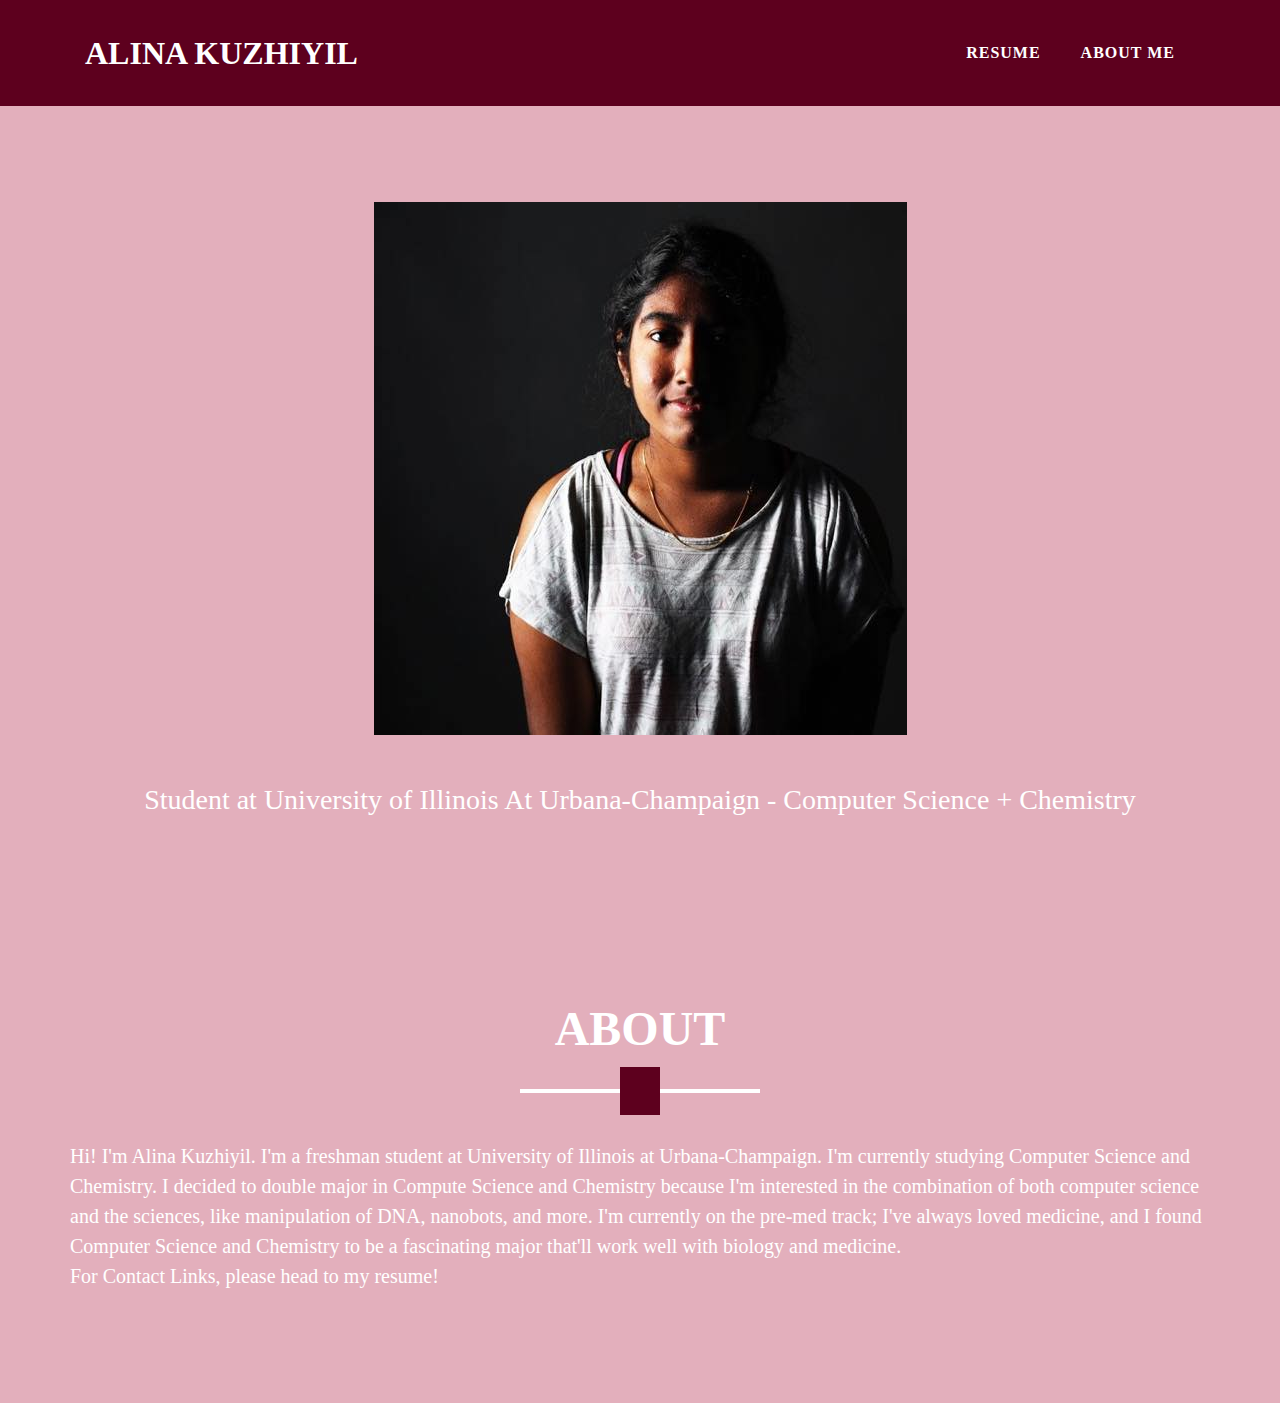
<file: index.html>
<!DOCTYPE html>
<html lang="en">

  <head>

    <meta charset="utf-8">
    <meta name="viewport" content="width=device-width, initial-scale=1, shrink-to-fit=no">
    <meta name="description" content="">
    <meta name="author" content="">

    <title>Alina Kuzhiyil</title>

    <!-- Bootstrap core CSS -->
    <link href="vendor/bootstrap/css/bootstrap.min.css" rel="stylesheet">

    <!-- Custom fonts for this template -->
    <link href="vendor/font-awesome/css/font-awesome.min.css" rel="stylesheet" type="text/css">
    <link href="https://fonts.googleapis.com/css?family=Montserrat:400,700" rel="stylesheet" type="text/css">
    <link href="https://fonts.googleapis.com/css?family=Lato:400,700,400italic,700italic" rel="stylesheet" type="text/css">

    <!-- Plugin CSS -->
    <link href="vendor/magnific-popup/magnific-popup.css" rel="stylesheet" type="text/css">

    <!-- Custom styles for this template -->
    <link href="css/freelancer.css" rel="stylesheet">

  </head>

  <body id="page-top">

    <!-- Navigation -->
    <nav class="navbar navbar-expand-lg bg-secondary fixed-top text-uppercase" id="mainNav">
      <div class="container">
        <a class="navbar-brand js-scroll-trigger" href="#page-top">Alina Kuzhiyil</a>
        <button class="navbar-toggler navbar-toggler-right text-uppercase bg-primary text-white rounded" type="button" data-toggle="collapse" data-target="#navbarResponsive" aria-controls="navbarResponsive" aria-expanded="false" aria-label="Toggle navigation">
          Menu
          <i class="fa fa-bars"></i>
        </button>
        <div class="collapse navbar-collapse" id="navbarResponsive">
          <ul class="navbar-nav ml-auto">
            <li class="nav-item mx-0 mx-lg-1">
              <a class="nav-link py-3 px-0 px-lg-3" href="resume.html">Resume</a>
            </li>
            <li class="nav-item mx-0 mx-lg-1"> <a class="nav-link py-3 px-0 px-lg-3 rounded js-scroll-trigger" href="#about">About Me</a>
			  </li>
          </ul>
        </div>
      </div>
    </nav>

    <!-- Header -->
    <header class="masthead bg-primary text-white text-center">
      <div class="container">
        <img class="img-fluid mb-5 d-block mx-auto" src="img/PicofMe.jpg" alt="">
        <h2 class="font-weight-light mb-0">Student at University of Illinois At Urbana-Champaign - Computer Science + Chemistry</h2>
      </div>
    </header>

    <!-- About Section -->
    <section class="bg-primary text-white mb-0" id="about">
      <div class="container">
        <h2 class="text-center text-uppercase text-white">About</h2>
        <hr class="star-light mb-5">
        <div class="row">
          <div class="">
            <p class="lead">Hi! I'm Alina Kuzhiyil. I'm a freshman student at University of Illinois at Urbana-Champaign. I'm currently studying Computer Science and Chemistry. I decided to double major in Compute Science and Chemistry because I'm interested in the combination of both computer science and the sciences, like manipulation of DNA, nanobots, and more. I'm currently on the pre-med track; I've always loved medicine, and I found Computer Science and Chemistry to be a fascinating major that'll work well with biology and medicine. <br> For Contact Links, please head to my resume!  </p>
          </div>
		  </div>
      </div>
    </section>

    <!-- Contact Section -->
    
    <!-- Portfolio Modals -->

    <!-- Portfolio Modal 1 -->
    <div class="portfolio-modal mfp-hide" id="portfolio-modal-1">
      <div class="portfolio-modal-dialog bg-white">
        <a class="close-button d-none d-md-block portfolio-modal-dismiss" href="#">
          <i class="fa fa-3x fa-times"></i>
        </a>
        <div class="container text-center">
          <div class="row">
            <div class="col-lg-8 mx-auto">
              <h2 class="text-secondary text-uppercase mb-0">Project Name</h2>
              <hr class="star-dark mb-5">
              <img class="img-fluid mb-5" src="img/portfolio/cabin.png" alt="">
              <p class="mb-5">Lorem ipsum dolor sit amet, consectetur adipisicing elit. Mollitia neque assumenda ipsam nihil, molestias magnam, recusandae quos quis inventore quisquam velit asperiores, vitae? Reprehenderit soluta, eos quod consequuntur itaque. Nam.</p>
              <a class="btn btn-primary btn-lg rounded-pill portfolio-modal-dismiss" href="#">
                <i class="fa fa-close"></i>
                Close Project</a>
            </div>
          </div>
        </div>
      </div>
    </div>

    <!-- Portfolio Modal 2 -->
    <div class="portfolio-modal mfp-hide" id="portfolio-modal-2">
      <div class="portfolio-modal-dialog bg-white">
        <a class="close-button d-none d-md-block portfolio-modal-dismiss" href="#">
          <i class="fa fa-3x fa-times"></i>
        </a>
        <div class="container text-center">
          <div class="row">
            <div class="col-lg-8 mx-auto">
              <h2 class="text-secondary text-uppercase mb-0">Project Name</h2>
              <hr class="star-dark mb-5">
              <img class="img-fluid mb-5" src="img/portfolio/cake.png" alt="">
              <p class="mb-5">Lorem ipsum dolor sit amet, consectetur adipisicing elit. Mollitia neque assumenda ipsam nihil, molestias magnam, recusandae quos quis inventore quisquam velit asperiores, vitae? Reprehenderit soluta, eos quod consequuntur itaque. Nam.</p>
              <a class="btn btn-primary btn-lg rounded-pill portfolio-modal-dismiss" href="#">
                <i class="fa fa-close"></i>
                Close Project</a>
            </div>
          </div>
        </div>
      </div>
    </div>

    <!-- Portfolio Modal 3 -->
    <div class="portfolio-modal mfp-hide" id="portfolio-modal-3">
      <div class="portfolio-modal-dialog bg-white">
        <a class="close-button d-none d-md-block portfolio-modal-dismiss" href="#">
          <i class="fa fa-3x fa-times"></i>
        </a>
        <div class="container text-center">
          <div class="row">
            <div class="col-lg-8 mx-auto">
              <h2 class="text-secondary text-uppercase mb-0">Project Name</h2>
              <hr class="star-dark mb-5">
              <img class="img-fluid mb-5" src="img/portfolio/circus.png" alt="">
              <p class="mb-5">Lorem ipsum dolor sit amet, consectetur adipisicing elit. Mollitia neque assumenda ipsam nihil, molestias magnam, recusandae quos quis inventore quisquam velit asperiores, vitae? Reprehenderit soluta, eos quod consequuntur itaque. Nam.</p>
              <a class="btn btn-primary btn-lg rounded-pill portfolio-modal-dismiss" href="#">
                <i class="fa fa-close"></i>
                Close Project</a>
            </div>
          </div>
        </div>
      </div>
    </div>

    <!-- Portfolio Modal 4 -->
    <div class="portfolio-modal mfp-hide" id="portfolio-modal-4">
      <div class="portfolio-modal-dialog bg-white">
        <a class="close-button d-none d-md-block portfolio-modal-dismiss" href="#">
          <i class="fa fa-3x fa-times"></i>
        </a>
        <div class="container text-center">
          <div class="row">
            <div class="col-lg-8 mx-auto">
              <h2 class="text-secondary text-uppercase mb-0">Project Name</h2>
              <hr class="star-dark mb-5">
              <img class="img-fluid mb-5" src="img/portfolio/game.png" alt="">
              <p class="mb-5">Lorem ipsum dolor sit amet, consectetur adipisicing elit. Mollitia neque assumenda ipsam nihil, molestias magnam, recusandae quos quis inventore quisquam velit asperiores, vitae? Reprehenderit soluta, eos quod consequuntur itaque. Nam.</p>
              <a class="btn btn-primary btn-lg rounded-pill portfolio-modal-dismiss" href="#">
                <i class="fa fa-close"></i>
                Close Project</a>
            </div>
          </div>
        </div>
      </div>
    </div>

    <!-- Portfolio Modal 5 -->
    <div class="portfolio-modal mfp-hide" id="portfolio-modal-5">
      <div class="portfolio-modal-dialog bg-white">
        <a class="close-button d-none d-md-block portfolio-modal-dismiss" href="#">
          <i class="fa fa-3x fa-times"></i>
        </a>
        <div class="container text-center">
          <div class="row">
            <div class="col-lg-8 mx-auto">
              <h2 class="text-secondary text-uppercase mb-0">Project Name</h2>
              <hr class="star-dark mb-5">
              <img class="img-fluid mb-5" src="img/portfolio/safe.png" alt="">
              <p class="mb-5">Lorem ipsum dolor sit amet, consectetur adipisicing elit. Mollitia neque assumenda ipsam nihil, molestias magnam, recusandae quos quis inventore quisquam velit asperiores, vitae? Reprehenderit soluta, eos quod consequuntur itaque. Nam.</p>
              <a class="btn btn-primary btn-lg rounded-pill portfolio-modal-dismiss" href="#">
                <i class="fa fa-close"></i>
                Close Project</a>
            </div>
          </div>
        </div>
      </div>
    </div>

    <!-- Portfolio Modal 6 -->
    <div class="portfolio-modal mfp-hide" id="portfolio-modal-6">
      <div class="portfolio-modal-dialog bg-white">
        <a class="close-button d-none d-md-block portfolio-modal-dismiss" href="#">
          <i class="fa fa-3x fa-times"></i>
        </a>
        <div class="container text-center">
          <div class="row">
            <div class="col-lg-8 mx-auto">
              <h2 class="text-secondary text-uppercase mb-0">Project Name</h2>
              <hr class="star-dark mb-5">
              <img class="img-fluid mb-5" src="img/portfolio/submarine.png" alt="">
              <p class="mb-5">Lorem ipsum dolor sit amet, consectetur adipisicing elit. Mollitia neque assumenda ipsam nihil, molestias magnam, recusandae quos quis inventore quisquam velit asperiores, vitae? Reprehenderit soluta, eos quod consequuntur itaque. Nam.</p>
              <a class="btn btn-primary btn-lg rounded-pill portfolio-modal-dismiss" href="#">
                <i class="fa fa-close"></i>
                Close Project</a>
            </div>
          </div>
        </div>
      </div>
    </div>

    <!-- Bootstrap core JavaScript -->
    <script src="vendor/jquery/jquery.min.js"></script>
    <script src="vendor/bootstrap/js/bootstrap.bundle.min.js"></script>

    <!-- Plugin JavaScript -->
    <script src="vendor/jquery-easing/jquery.easing.min.js"></script>
    <script src="vendor/magnific-popup/jquery.magnific-popup.min.js"></script>

    <!-- Contact Form JavaScript -->
    <script src="js/jqBootstrapValidation.js"></script>
    <script src="js/contact_me.js"></script>

    <!-- Custom scripts for this template -->
    <script src="js/freelancer.min.js"></script>

  </body>

</html>
</file>
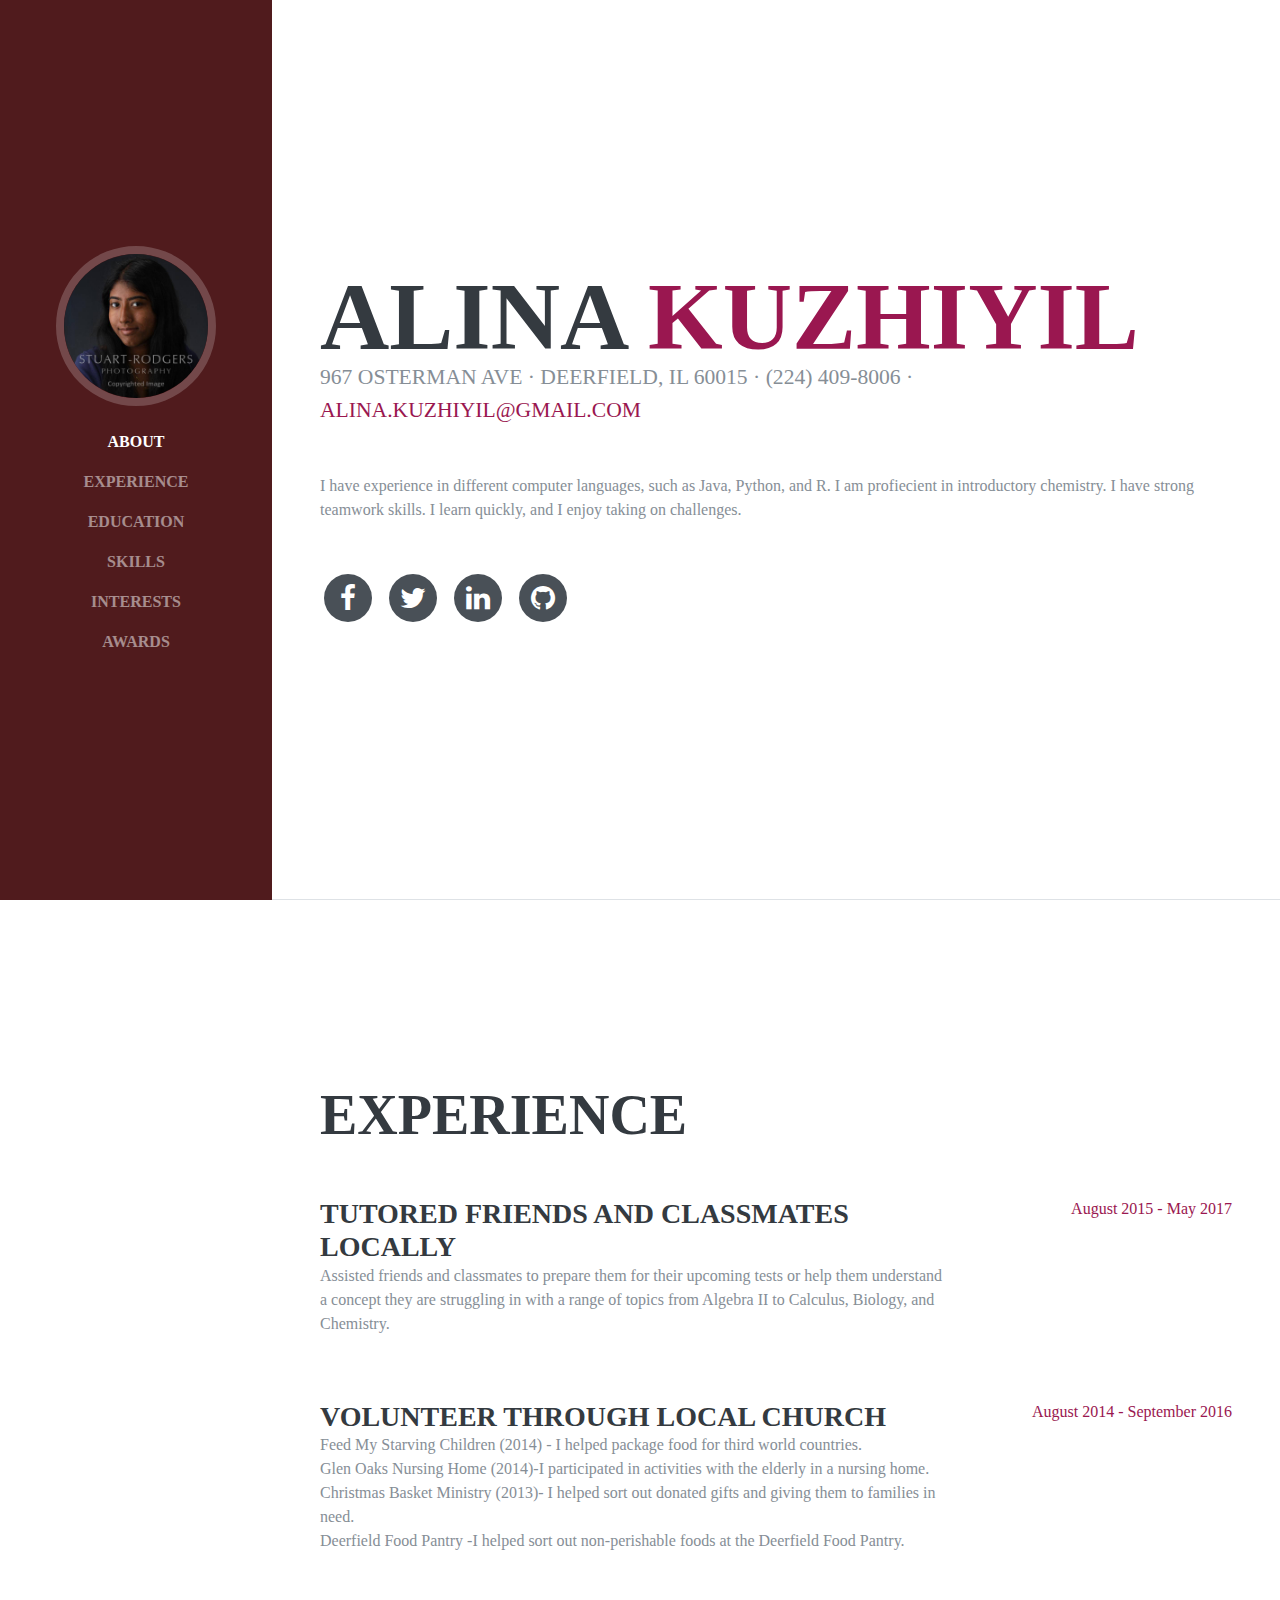
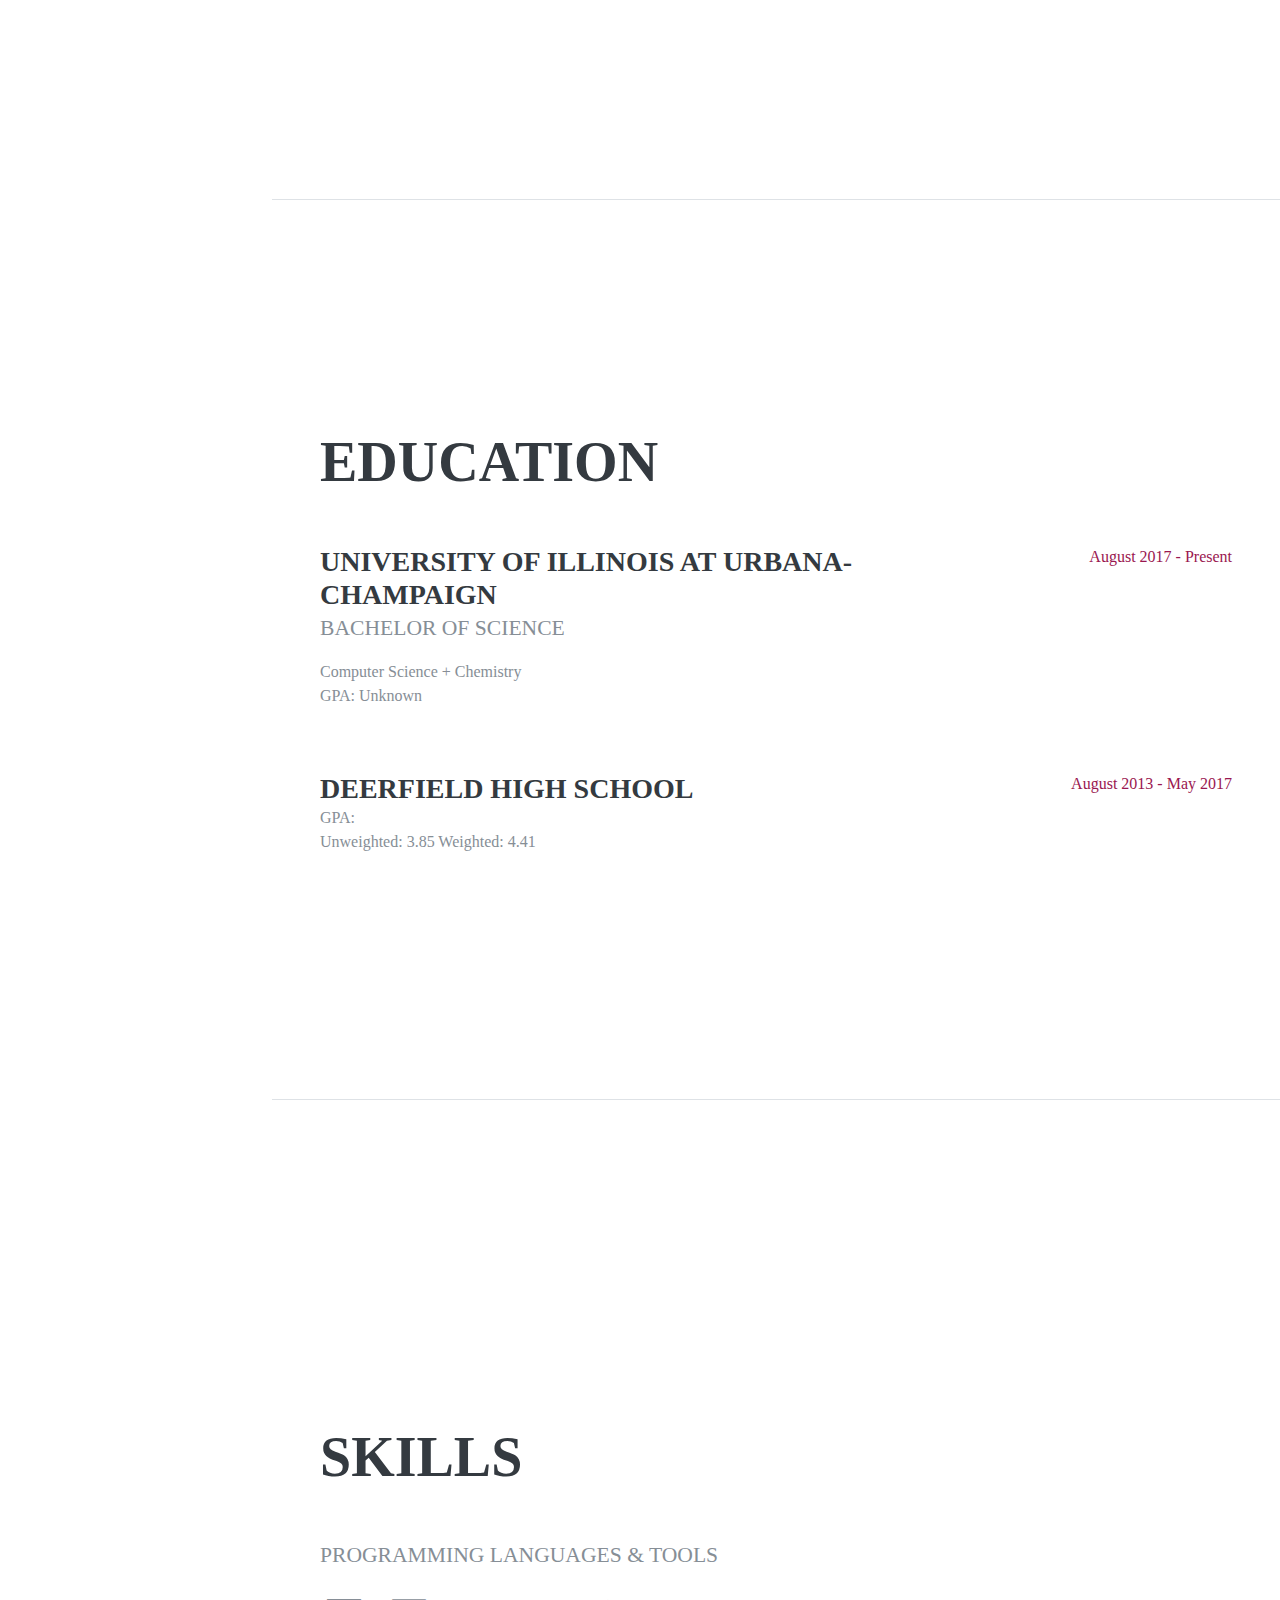
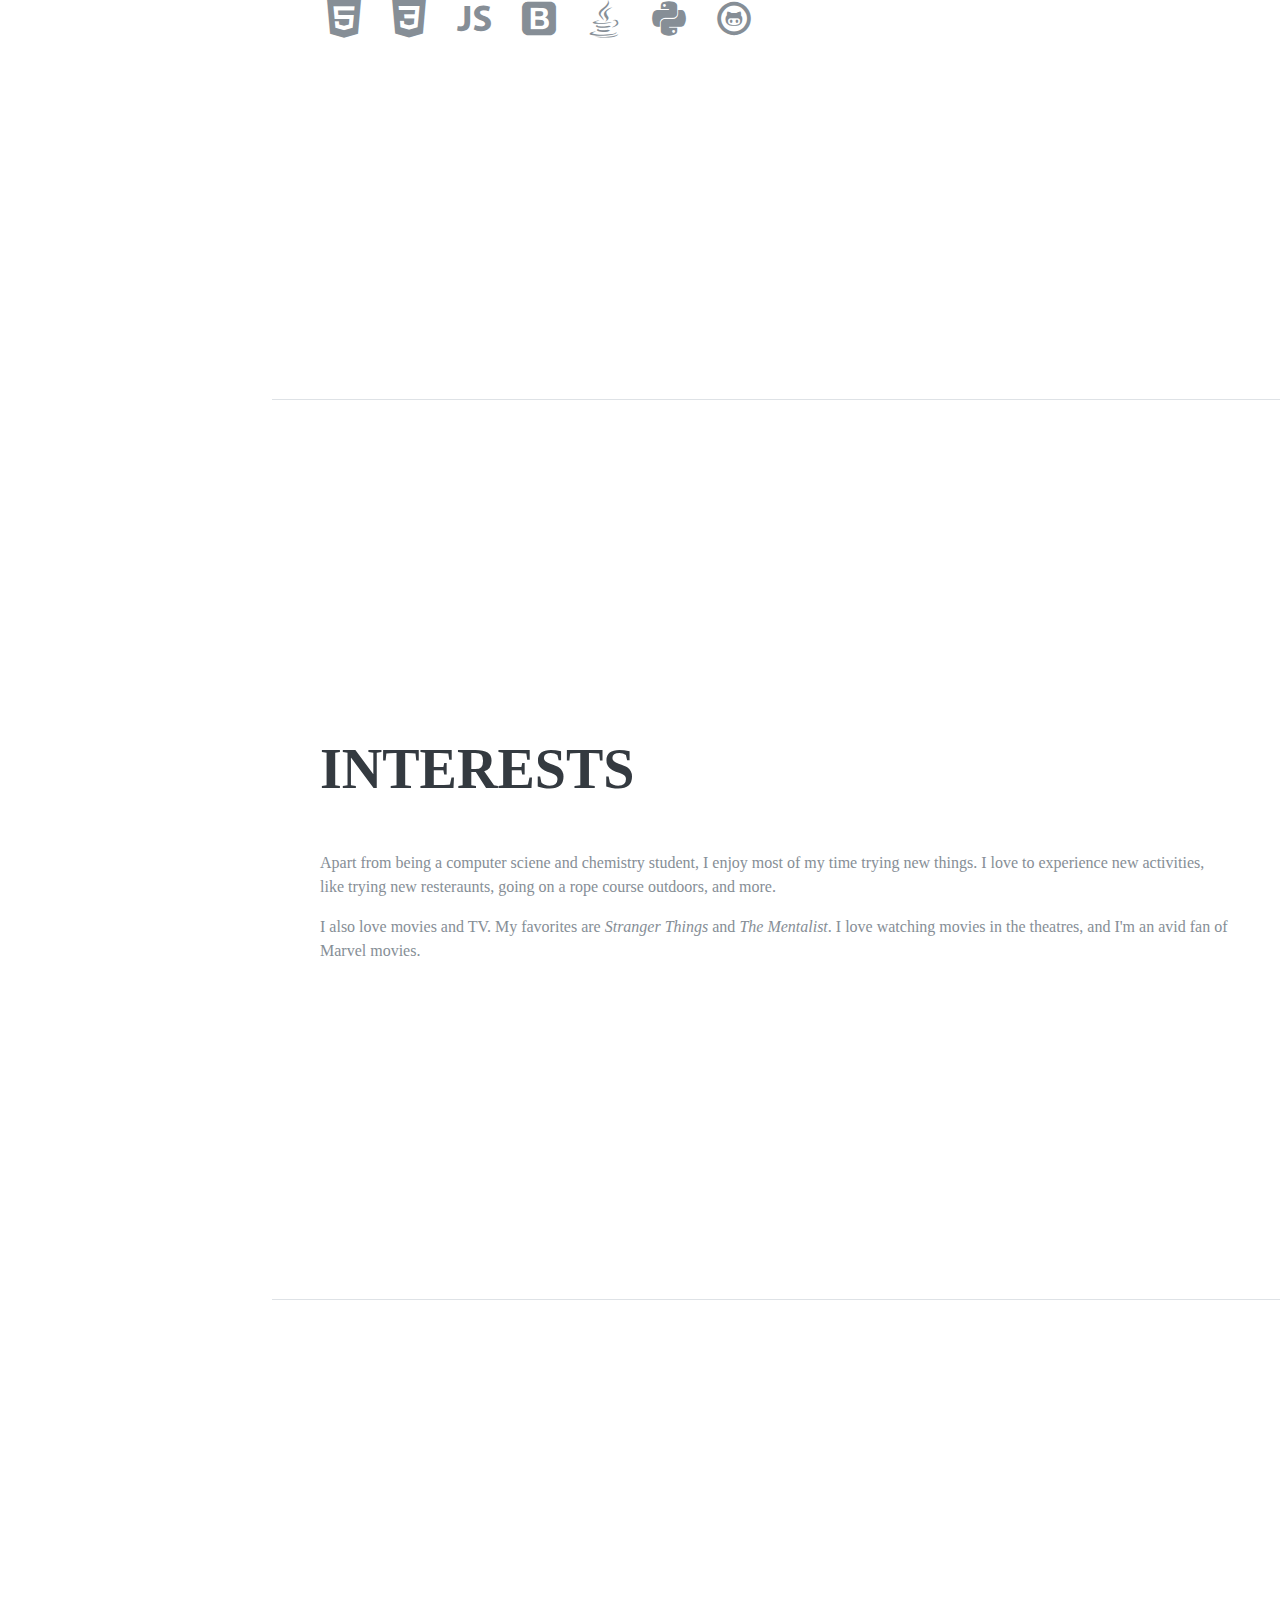
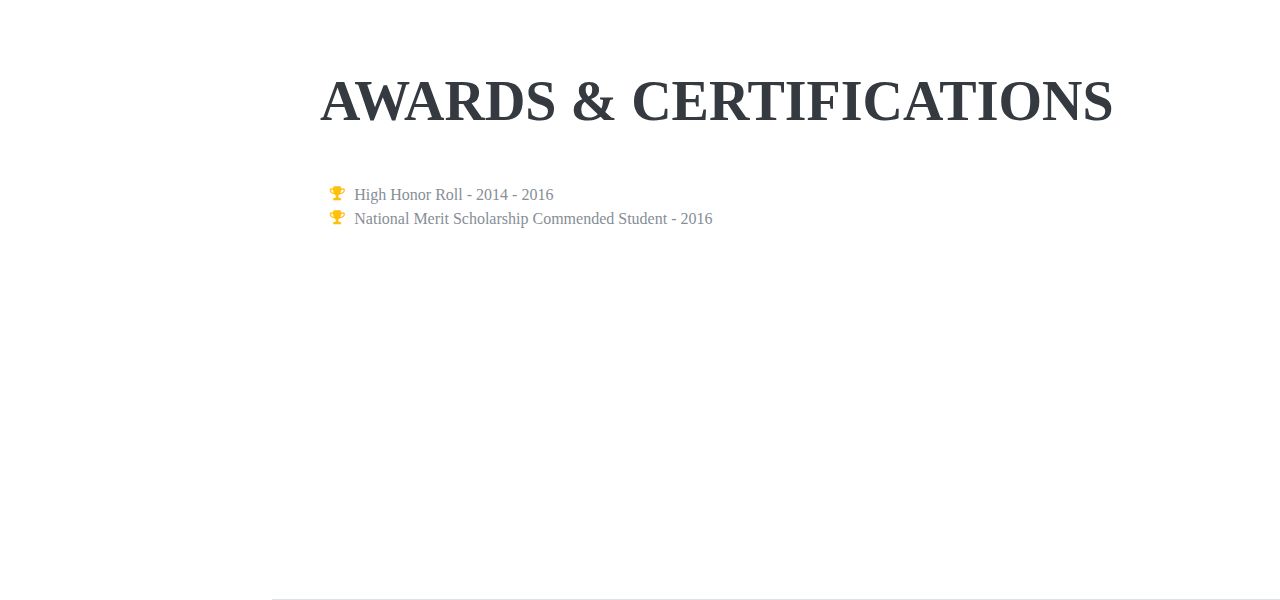
<file: resume.html>
<!DOCTYPE html>
<html lang="en">

  <head>

    <meta charset="utf-8">
    <meta name="viewport" content="width=device-width, initial-scale=1, shrink-to-fit=no">
    <meta name="description" content="">
    <meta name="author" content="">

    <title>Resume - Start Bootstrap Theme</title>

    <!-- Bootstrap core CSS -->
    <link href="vendor/bootstrap/css/bootstrap.min.css" rel="stylesheet">

    <!-- Custom fonts for this template -->
    <link href="https://fonts.googleapis.com/css?family=Saira+Extra+Condensed:100,200,300,400,500,600,700,800,900" rel="stylesheet">
    <link href="https://fonts.googleapis.com/css?family=Open+Sans:300,300i,400,400i,600,600i,700,700i,800,800i" rel="stylesheet">
    <link href="vendor/font-awesome/css/font-awesome.min.css" rel="stylesheet">
    <link href="vendor/devicons/css/devicons.min.css" rel="stylesheet">
    <link href="vendor/simple-line-icons/css/simple-line-icons.css" rel="stylesheet">

    <!-- Custom styles for this template -->
    <link href="css/resume.css" rel="stylesheet">

  </head>

  <body id="page-top">

    <nav class="navbar navbar-expand-lg navbar-dark bg-primary fixed-top" id="sideNav">
      <a class="navbar-brand js-scroll-trigger" href="#page-top">
        <span class="d-block d-lg-none">Start Bootstrap</span>
        <span class="d-none d-lg-block">
          <img class="img-fluid img-profile rounded-circle mx-auto mb-2" src="img/me.jpg" alt="">
        </span>
      </a>
      <button class="navbar-toggler" type="button" data-toggle="collapse" data-target="#navbarSupportedContent" aria-controls="navbarSupportedContent" aria-expanded="false" aria-label="Toggle navigation">
        <span class="navbar-toggler-icon"></span>
      </button>
      <div class="collapse navbar-collapse" id="navbarSupportedContent">
        <ul class="navbar-nav">
          <li class="nav-item">
            <a class="nav-link js-scroll-trigger" href="#about">About</a>
          </li>
          <li class="nav-item">
            <a class="nav-link js-scroll-trigger" href="#experience">Experience</a>
          </li>
          <li class="nav-item">
            <a class="nav-link js-scroll-trigger" href="#education">Education</a>
          </li>
          <li class="nav-item">
            <a class="nav-link js-scroll-trigger" href="#skills">Skills</a>
          </li>
          <li class="nav-item">
            <a class="nav-link js-scroll-trigger" href="#interests">Interests</a>
          </li>
          <li class="nav-item">
            <a class="nav-link js-scroll-trigger" href="#awards">Awards</a>
          </li>
        </ul>
      </div>
    </nav>

    <div class="container-fluid p-0">

      <section class="resume-section p-3 p-lg-5 d-flex d-column" id="about">
        <div class="my-auto">
          <h1 class="mb-0">Alina
            <span class="text-primary">Kuzhiyil</span>
          </h1>
          <div class="subheading mb-5">967 Osterman Ave · Deerfield, IL 60015 · (224) 409-8006 ·
            <a href="mailto:name@email.com">alina.kuzhiyil@gmail.com</a>
          </div>
          <p class="mb-5"> I have experience in different computer languages, such as Java, Python, and R. I am profiecient in introductory chemistry. I have strong teamwork skills. I learn quickly, and I enjoy taking on challenges.</p>
          <ul class="list-inline list-social-icons mb-0">
            <li class="list-inline-item">
              <a href="https://www.facebook.com/alina.kuz.75">
                <span class="fa-stack fa-lg">
                  <i class="fa fa-circle fa-stack-2x"></i>
                  <i class="fa fa-facebook fa-stack-1x fa-inverse"> </i>
                </span>
              </a>
            </li>
            <li class="list-inline-item">
              <a href = "https://twitter.com/HiItsAlina">
                <span class="fa-stack fa-lg">
                  <i class="fa fa-circle fa-stack-2x"></i>
                  <i class="fa fa-twitter fa-stack-1x fa-inverse" > </i>
                </span>
              </a>
            </li>
            <li class="list-inline-item">
              <a href = "https://www.linkedin.com/in/alina-kuzhiyil-b361a5155">
                <span class="fa-stack fa-lg">
                  <i class="fa fa-circle fa-stack-2x"></i>
                  <i class="fa fa-linkedin fa-stack-1x fa-inverse" > </i>
                </span>
              </a>
            </li>
            <li class="list-inline-item">
              <a href= "https://github.com/akuzhi2">
                <span class="fa-stack fa-lg">
                  <i class="fa fa-circle fa-stack-2x"></i>
                  <i class="fa fa-github fa-stack-1x fa-inverse"></i>
                </span>
              </a>
            </li>
          </ul>
        </div>
      </section>

      <section class="resume-section p-3 p-lg-5 d-flex flex-column" id="experience">
        <div class="my-auto">
          <h2 class="mb-5">Experience</h2>

          <div class="resume-item d-flex flex-column flex-md-row mb-5">
            <div class="resume-content mr-auto">
              <h3 class="mb-0">Tutored Friends and Classmates Locally </h3>
              <p>Assisted friends and classmates to prepare them for their upcoming tests or help them understand a concept they are struggling in with a range of topics from Algebra II to Calculus, Biology, and Chemistry. </p>
            </div>
            <div class="resume-date text-md-right">
              <span class="text-primary">August 2015 - May 2017</span>
            </div>
          </div>

          <div class="resume-item d-flex flex-column flex-md-row mb-5">
            <div class="resume-content mr-auto">
              <h3 class="mb-0">Volunteer Through Local Church</h3>
              <p>Feed My Starving Children (2014) -  I helped package food for third world countries. <br>Glen Oaks Nursing Home (2014)-I participated in activities with the elderly in a nursing home. <br> Christmas Basket Ministry (2013)- I helped sort out donated gifts and giving them to families in need. <br> Deerfield Food Pantry -I helped sort out non-perishable foods at the Deerfield Food Pantry.</p>
            </div>
            <div class="resume-date text-md-right">
              <span class="text-primary">August 2014 - September 2016</span>
            </div>
			</div>
        </div>

      </section>

      <section class="resume-section p-3 p-lg-5 d-flex flex-column" id="education">
        <div class="my-auto">
          <h2 class="mb-5">Education</h2>

          <div class="resume-item d-flex flex-column flex-md-row mb-5">
            <div class="resume-content mr-auto">
              <h3 class="mb-0">University of Illinois At Urbana-Champaign</h3>
              <div class="subheading mb-3">Bachelor of Science</div>
              <div>Computer Science + Chemistry</div>
              <p>GPA: Unknown</p>
            </div>
            <div class="resume-date text-md-right">
              <span class="text-primary">August 2017 - Present</span>
            </div>
          </div>

          <div class="resume-item d-flex flex-column flex-md-row">
            <div class="resume-content mr-auto">
              <h3 class="mb-0">Deerfield High School</h3>
              <p>GPA: <br> Unweighted: 3.85 Weighted: 4.41 </p>
            </div>
            <div class="resume-date text-md-right">
              <span class="text-primary">August 2013 - May 2017</span>
            </div>
          </div>

        </div>
      </section>

      <section class="resume-section p-3 p-lg-5 d-flex flex-column" id="skills">
        <div class="my-auto">
          <h2 class="mb-5">Skills</h2>

          <div class="subheading mb-3">Programming Languages &amp; Tools</div>
          <ul class="list-inline list-icons">
            <li class="list-inline-item">
              <i class="devicons devicons-html5"></i>
            </li>
            <li class="list-inline-item">
              <i class="devicons devicons-css3"></i>
            </li>
            <li class="list-inline-item">
              <i class="devicons devicons-javascript"></i>
            </li>
            <li class="list-inline-item">
              <i class="devicons devicons-bootstrap"></i>
            </li>
            <li class="list-inline-item">
              <i class="devicons devicons-java"></i>
            </li>
            <li class="list-inline-item">
              <i class="devicons devicons-python"></i>
			  </li>
            </li>
            <li class="list-inline-item">
              <i class="devicons devicons-github"></i>
            </li>
          </ul>
      </section>

      <section class="resume-section p-3 p-lg-5 d-flex flex-column" id="interests">
        <div class="my-auto">
          <h2 class="mb-5">Interests</h2>
          <p>Apart from being a computer sciene and chemistry student, I enjoy most of my time trying new things. I love to experience new activities, like trying new resteraunts, going on a rope course outdoors, and more.</p>
          <p class="mb-0">I also love movies and TV. My favorites are <i>Stranger Things</i> and <i>The Mentalist</i>. I love watching movies in the theatres, and I'm an avid fan of Marvel movies.</p>
        </div>
      </section>

      <section class="resume-section p-3 p-lg-5 d-flex flex-column" id="awards">
        <div class="my-auto">
          <h2 class="mb-5">Awards &amp; Certifications</h2>
          <ul class="fa-ul mb-0">
            <li>
              <i class="fa-li fa fa-trophy text-warning"></i>
             High Honor Roll - 2014 - 2016</li>
            <li>
              <i class="fa-li fa fa-trophy text-warning"></i>
              National Merit Scholarship Commended Student - 2016</li>
          </ul>
        </div>
      </section>

    </div>

    <!-- Bootstrap core JavaScript -->
    <script src="vendor/jquery/jquery.min.js"></script>
    <script src="vendor/bootstrap/js/bootstrap.bundle.min.js"></script>

    <!-- Plugin JavaScript -->
    <script src="vendor/jquery-easing/jquery.easing.min.js"></script>

    <!-- Custom scripts for this template -->
    <script src="js/resume.min.js"></script>

  </body>

</html>
</file>
<file: vendor/simple-line-icons/css/simple-line-icons.css>
@font-face {
  font-family: 'simple-line-icons';
  src: url('../fonts/Simple-Line-Icons.eot?v=2.4.0');
  src: url('../fonts/Simple-Line-Icons.eot?v=2.4.0#iefix') format('embedded-opentype'), url('../fonts/Simple-Line-Icons.woff2?v=2.4.0') format('woff2'), url('../fonts/Simple-Line-Icons.ttf?v=2.4.0') format('truetype'), url('../fonts/Simple-Line-Icons.woff?v=2.4.0') format('woff'), url('../fonts/Simple-Line-Icons.svg?v=2.4.0#simple-line-icons') format('svg');
  font-weight: normal;
  font-style: normal;
}
/*
 Use the following CSS code if you want to have a class per icon.
 Instead of a list of all class selectors, you can use the generic [class*="icon-"] selector, but it's slower:
*/
.icon-user,
.icon-people,
.icon-user-female,
.icon-user-follow,
.icon-user-following,
.icon-user-unfollow,
.icon-login,
.icon-logout,
.icon-emotsmile,
.icon-phone,
.icon-call-end,
.icon-call-in,
.icon-call-out,
.icon-map,
.icon-location-pin,
.icon-direction,
.icon-directions,
.icon-compass,
.icon-layers,
.icon-menu,
.icon-list,
.icon-options-vertical,
.icon-options,
.icon-arrow-down,
.icon-arrow-left,
.icon-arrow-right,
.icon-arrow-up,
.icon-arrow-up-circle,
.icon-arrow-left-circle,
.icon-arrow-right-circle,
.icon-arrow-down-circle,
.icon-check,
.icon-clock,
.icon-plus,
.icon-minus,
.icon-close,
.icon-event,
.icon-exclamation,
.icon-organization,
.icon-trophy,
.icon-screen-smartphone,
.icon-screen-desktop,
.icon-plane,
.icon-notebook,
.icon-mustache,
.icon-mouse,
.icon-magnet,
.icon-energy,
.icon-disc,
.icon-cursor,
.icon-cursor-move,
.icon-crop,
.icon-chemistry,
.icon-speedometer,
.icon-shield,
.icon-screen-tablet,
.icon-magic-wand,
.icon-hourglass,
.icon-graduation,
.icon-ghost,
.icon-game-controller,
.icon-fire,
.icon-eyeglass,
.icon-envelope-open,
.icon-envelope-letter,
.icon-bell,
.icon-badge,
.icon-anchor,
.icon-wallet,
.icon-vector,
.icon-speech,
.icon-puzzle,
.icon-printer,
.icon-present,
.icon-playlist,
.icon-pin,
.icon-picture,
.icon-handbag,
.icon-globe-alt,
.icon-globe,
.icon-folder-alt,
.icon-folder,
.icon-film,
.icon-feed,
.icon-drop,
.icon-drawer,
.icon-docs,
.icon-doc,
.icon-diamond,
.icon-cup,
.icon-calculator,
.icon-bubbles,
.icon-briefcase,
.icon-book-open,
.icon-basket-loaded,
.icon-basket,
.icon-bag,
.icon-action-undo,
.icon-action-redo,
.icon-wrench,
.icon-umbrella,
.icon-trash,
.icon-tag,
.icon-support,
.icon-frame,
.icon-size-fullscreen,
.icon-size-actual,
.icon-shuffle,
.icon-share-alt,
.icon-share,
.icon-rocket,
.icon-question,
.icon-pie-chart,
.icon-pencil,
.icon-note,
.icon-loop,
.icon-home,
.icon-grid,
.icon-graph,
.icon-microphone,
.icon-music-tone-alt,
.icon-music-tone,
.icon-earphones-alt,
.icon-earphones,
.icon-equalizer,
.icon-like,
.icon-dislike,
.icon-control-start,
.icon-control-rewind,
.icon-control-play,
.icon-control-pause,
.icon-control-forward,
.icon-control-end,
.icon-volume-1,
.icon-volume-2,
.icon-volume-off,
.icon-calendar,
.icon-bulb,
.icon-chart,
.icon-ban,
.icon-bubble,
.icon-camrecorder,
.icon-camera,
.icon-cloud-download,
.icon-cloud-upload,
.icon-envelope,
.icon-eye,
.icon-flag,
.icon-heart,
.icon-info,
.icon-key,
.icon-link,
.icon-lock,
.icon-lock-open,
.icon-magnifier,
.icon-magnifier-add,
.icon-magnifier-remove,
.icon-paper-clip,
.icon-paper-plane,
.icon-power,
.icon-refresh,
.icon-reload,
.icon-settings,
.icon-star,
.icon-symbol-female,
.icon-symbol-male,
.icon-target,
.icon-credit-card,
.icon-paypal,
.icon-social-tumblr,
.icon-social-twitter,
.icon-social-facebook,
.icon-social-instagram,
.icon-social-linkedin,
.icon-social-pinterest,
.icon-social-github,
.icon-social-google,
.icon-social-reddit,
.icon-social-skype,
.icon-social-dribbble,
.icon-social-behance,
.icon-social-foursqare,
.icon-social-soundcloud,
.icon-social-spotify,
.icon-social-stumbleupon,
.icon-social-youtube,
.icon-social-dropbox,
.icon-social-vkontakte,
.icon-social-steam {
  font-family: 'simple-line-icons';
  speak: none;
  font-style: normal;
  font-weight: normal;
  font-variant: normal;
  text-transform: none;
  line-height: 1;
  /* Better Font Rendering =========== */
  -webkit-font-smoothing: antialiased;
  -moz-osx-font-smoothing: grayscale;
}
.icon-user:before {
  content: "\e005";
}
.icon-people:before {
  content: "\e001";
}
.icon-user-female:before {
  content: "\e000";
}
.icon-user-follow:before {
  content: "\e002";
}
.icon-user-following:before {
  content: "\e003";
}
.icon-user-unfollow:before {
  content: "\e004";
}
.icon-login:before {
  content: "\e066";
}
.icon-logout:before {
  content: "\e065";
}
.icon-emotsmile:before {
  content: "\e021";
}
.icon-phone:before {
  content: "\e600";
}
.icon-call-end:before {
  content: "\e048";
}
.icon-call-in:before {
  content: "\e047";
}
.icon-call-out:before {
  content: "\e046";
}
.icon-map:before {
  content: "\e033";
}
.icon-location-pin:before {
  content: "\e096";
}
.icon-direction:before {
  content: "\e042";
}
.icon-directions:before {
  content: "\e041";
}
.icon-compass:before {
  content: "\e045";
}
.icon-layers:before {
  content: "\e034";
}
.icon-menu:before {
  content: "\e601";
}
.icon-list:before {
  content: "\e067";
}
.icon-options-vertical:before {
  content: "\e602";
}
.icon-options:before {
  content: "\e603";
}
.icon-arrow-down:before {
  content: "\e604";
}
.icon-arrow-left:before {
  content: "\e605";
}
.icon-arrow-right:before {
  content: "\e606";
}
.icon-arrow-up:before {
  content: "\e607";
}
.icon-arrow-up-circle:before {
  content: "\e078";
}
.icon-arrow-left-circle:before {
  content: "\e07a";
}
.icon-arrow-right-circle:before {
  content: "\e079";
}
.icon-arrow-down-circle:before {
  content: "\e07b";
}
.icon-check:before {
  content: "\e080";
}
.icon-clock:before {
  content: "\e081";
}
.icon-plus:before {
  content: "\e095";
}
.icon-minus:before {
  content: "\e615";
}
.icon-close:before {
  content: "\e082";
}
.icon-event:before {
  content: "\e619";
}
.icon-exclamation:before {
  content: "\e617";
}
.icon-organization:before {
  content: "\e616";
}
.icon-trophy:before {
  content: "\e006";
}
.icon-screen-smartphone:before {
  content: "\e010";
}
.icon-screen-desktop:before {
  content: "\e011";
}
.icon-plane:before {
  content: "\e012";
}
.icon-notebook:before {
  content: "\e013";
}
.icon-mustache:before {
  content: "\e014";
}
.icon-mouse:before {
  content: "\e015";
}
.icon-magnet:before {
  content: "\e016";
}
.icon-energy:before {
  content: "\e020";
}
.icon-disc:before {
  content: "\e022";
}
.icon-cursor:before {
  content: "\e06e";
}
.icon-cursor-move:before {
  content: "\e023";
}
.icon-crop:before {
  content: "\e024";
}
.icon-chemistry:before {
  content: "\e026";
}
.icon-speedometer:before {
  content: "\e007";
}
.icon-shield:before {
  content: "\e00e";
}
.icon-screen-tablet:before {
  content: "\e00f";
}
.icon-magic-wand:before {
  content: "\e017";
}
.icon-hourglass:before {
  content: "\e018";
}
.icon-graduation:before {
  content: "\e019";
}
.icon-ghost:before {
  content: "\e01a";
}
.icon-game-controller:before {
  content: "\e01b";
}
.icon-fire:before {
  content: "\e01c";
}
.icon-eyeglass:before {
  content: "\e01d";
}
.icon-envelope-open:before {
  content: "\e01e";
}
.icon-envelope-letter:before {
  content: "\e01f";
}
.icon-bell:before {
  content: "\e027";
}
.icon-badge:before {
  content: "\e028";
}
.icon-anchor:before {
  content: "\e029";
}
.icon-wallet:before {
  content: "\e02a";
}
.icon-vector:before {
  content: "\e02b";
}
.icon-speech:before {
  content: "\e02c";
}
.icon-puzzle:before {
  content: "\e02d";
}
.icon-printer:before {
  content: "\e02e";
}
.icon-present:before {
  content: "\e02f";
}
.icon-playlist:before {
  content: "\e030";
}
.icon-pin:before {
  content: "\e031";
}
.icon-picture:before {
  content: "\e032";
}
.icon-handbag:before {
  content: "\e035";
}
.icon-globe-alt:before {
  content: "\e036";
}
.icon-globe:before {
  content: "\e037";
}
.icon-folder-alt:before {
  content: "\e039";
}
.icon-folder:before {
  content: "\e089";
}
.icon-film:before {
  content: "\e03a";
}
.icon-feed:before {
  content: "\e03b";
}
.icon-drop:before {
  content: "\e03e";
}
.icon-drawer:before {
  content: "\e03f";
}
.icon-docs:before {
  content: "\e040";
}
.icon-doc:before {
  content: "\e085";
}
.icon-diamond:before {
  content: "\e043";
}
.icon-cup:before {
  content: "\e044";
}
.icon-calculator:before {
  content: "\e049";
}
.icon-bubbles:before {
  content: "\e04a";
}
.icon-briefcase:before {
  content: "\e04b";
}
.icon-book-open:before {
  content: "\e04c";
}
.icon-basket-loaded:before {
  content: "\e04d";
}
.icon-basket:before {
  content: "\e04e";
}
.icon-bag:before {
  content: "\e04f";
}
.icon-action-undo:before {
  content: "\e050";
}
.icon-action-redo:before {
  content: "\e051";
}
.icon-wrench:before {
  content: "\e052";
}
.icon-umbrella:before {
  content: "\e053";
}
.icon-trash:before {
  content: "\e054";
}
.icon-tag:before {
  content: "\e055";
}
.icon-support:before {
  content: "\e056";
}
.icon-frame:before {
  content: "\e038";
}
.icon-size-fullscreen:before {
  content: "\e057";
}
.icon-size-actual:before {
  content: "\e058";
}
.icon-shuffle:before {
  content: "\e059";
}
.icon-share-alt:before {
  content: "\e05a";
}
.icon-share:before {
  content: "\e05b";
}
.icon-rocket:before {
  content: "\e05c";
}
.icon-question:before {
  content: "\e05d";
}
.icon-pie-chart:before {
  content: "\e05e";
}
.icon-pencil:before {
  content: "\e05f";
}
.icon-note:before {
  content: "\e060";
}
.icon-loop:before {
  content: "\e064";
}
.icon-home:before {
  content: "\e069";
}
.icon-grid:before {
  content: "\e06a";
}
.icon-graph:before {
  content: "\e06b";
}
.icon-microphone:before {
  content: "\e063";
}
.icon-music-tone-alt:before {
  content: "\e061";
}
.icon-music-tone:before {
  content: "\e062";
}
.icon-earphones-alt:before {
  content: "\e03c";
}
.icon-earphones:before {
  content: "\e03d";
}
.icon-equalizer:before {
  content: "\e06c";
}
.icon-like:before {
  content: "\e068";
}
.icon-dislike:before {
  content: "\e06d";
}
.icon-control-start:before {
  content: "\e06f";
}
.icon-control-rewind:before {
  content: "\e070";
}
.icon-control-play:before {
  content: "\e071";
}
.icon-control-pause:before {
  content: "\e072";
}
.icon-control-forward:before {
  content: "\e073";
}
.icon-control-end:before {
  content: "\e074";
}
.icon-volume-1:before {
  content: "\e09f";
}
.icon-volume-2:before {
  content: "\e0a0";
}
.icon-volume-off:before {
  content: "\e0a1";
}
.icon-calendar:before {
  content: "\e075";
}
.icon-bulb:before {
  content: "\e076";
}
.icon-chart:before {
  content: "\e077";
}
.icon-ban:before {
  content: "\e07c";
}
.icon-bubble:before {
  content: "\e07d";
}
.icon-camrecorder:before {
  content: "\e07e";
}
.icon-camera:before {
  content: "\e07f";
}
.icon-cloud-download:before {
  content: "\e083";
}
.icon-cloud-upload:before {
  content: "\e084";
}
.icon-envelope:before {
  content: "\e086";
}
.icon-eye:before {
  content: "\e087";
}
.icon-flag:before {
  content: "\e088";
}
.icon-heart:before {
  content: "\e08a";
}
.icon-info:before {
  content: "\e08b";
}
.icon-key:before {
  content: "\e08c";
}
.icon-link:before {
  content: "\e08d";
}
.icon-lock:before {
  content: "\e08e";
}
.icon-lock-open:before {
  content: "\e08f";
}
.icon-magnifier:before {
  content: "\e090";
}
.icon-magnifier-add:before {
  content: "\e091";
}
.icon-magnifier-remove:before {
  content: "\e092";
}
.icon-paper-clip:before {
  content: "\e093";
}
.icon-paper-plane:before {
  content: "\e094";
}
.icon-power:before {
  content: "\e097";
}
.icon-refresh:before {
  content: "\e098";
}
.icon-reload:before {
  content: "\e099";
}
.icon-settings:before {
  content: "\e09a";
}
.icon-star:before {
  content: "\e09b";
}
.icon-symbol-female:before {
  content: "\e09c";
}
.icon-symbol-male:before {
  content: "\e09d";
}
.icon-target:before {
  content: "\e09e";
}
.icon-credit-card:before {
  content: "\e025";
}
.icon-paypal:before {
  content: "\e608";
}
.icon-social-tumblr:before {
  content: "\e00a";
}
.icon-social-twitter:before {
  content: "\e009";
}
.icon-social-facebook:before {
  content: "\e00b";
}
.icon-social-instagram:before {
  content: "\e609";
}
.icon-social-linkedin:before {
  content: "\e60a";
}
.icon-social-pinterest:before {
  content: "\e60b";
}
.icon-social-github:before {
  content: "\e60c";
}
.icon-social-google:before {
  content: "\e60d";
}
.icon-social-reddit:before {
  content: "\e60e";
}
.icon-social-skype:before {
  content: "\e60f";
}
.icon-social-dribbble:before {
  content: "\e00d";
}
.icon-social-behance:before {
  content: "\e610";
}
.icon-social-foursqare:before {
  content: "\e611";
}
.icon-social-soundcloud:before {
  content: "\e612";
}
.icon-social-spotify:before {
  content: "\e613";
}
.icon-social-stumbleupon:before {
  content: "\e614";
}
.icon-social-youtube:before {
  content: "\e008";
}
.icon-social-dropbox:before {
  content: "\e00c";
}
.icon-social-vkontakte:before {
  content: "\e618";
}
.icon-social-steam:before {
  content: "\e620";
}
</file>
<file: css/freelancer.css>
/*!
 * Start Bootstrap - Freelancer v4.0.0-beta.2 (https://startbootstrap.com/template-overviews/freelancer)
 * Copyright 2013-2017 Start Bootstrap
 * Licensed under MIT (https://github.com/BlackrockDigital/startbootstrap-freelancer/blob/master/LICENSE)
 */
body {
  font-family: 'Times New Roman'; }

h1,
h2,
h3,
h4,
h5,
h6 {
  font-weight: 700;
  font-family: 'Times New Roman'; }

hr.star-light,
hr.star-dark {
  max-width: 15rem;
  padding: 0;
  text-align: center;
  border: none;
  border-top: solid 0.25rem;
  margin-top: 2.5rem;
  margin-bottom: 2.5rem; }

hr.star-light:after,
hr.star-dark:after {
  position: relative;
  top: -.8em;
  display: inline-block;
  padding: 0 0.25em;
  content: '\f005';
  font-family: 'Times New Roman';
  font-size: 2em; }

hr.star-light {
  border-color: #fff; }

hr.star-light:after {
  color: #fff;
  background-color: #5D001E; }

hr.star-dark {
  border-color: #5D001E; }

hr.star-dark:after {
  color: #5D001E;
  background-color: white; }

section {
  padding: 6rem 0; }
  section h2 {
    font-size: 2.25rem;
    line-height: 2rem; }
  @media (min-width: 992px) {
    section h2 {
      font-size: 3rem;
      line-height: 2.5rem; } }

.btn-xl {
  padding: 1rem 1.75rem;
  font-size: 1.25rem; }

.btn-social {
  width: 3.25rem;
  height: 3.25rem;
  font-size: 1.25rem;
  line-height: 2rem; }

.scroll-to-top {
  z-index: 1042;
  right: 1rem;
  bottom: 1rem;
  display: none; }
  .scroll-to-top a {
    width: 3.5rem;
    height: 3.5rem;
    background-color: rgba(33, 37, 41, 0.5);
    line-height: 3.1rem; }

#mainNav {
  padding-top: 1rem;
  padding-bottom: 1rem;
  font-weight: 700;
  font-family: 'Times New Roman'; 
  color: 5D001E;
	}
  #mainNav .navbar-brand {
    color: #fff; }
  #mainNav .navbar-nav {
    margin-top: 1rem;
    letter-spacing: 0.0625rem; }
    #mainNav .navbar-nav li.nav-item a.nav-link {
      color: #fff; }
      #mainNav .navbar-nav li.nav-item a.nav-link:hover {
        color: #FFF; }
      #mainNav .navbar-nav li.nav-item a.nav-link:active, #mainNav .navbar-nav li.nav-item a.nav-link:focus {
        color: #fff; }
      #mainNav .navbar-nav li.nav-item a.nav-link.active {
        color: #5D001E; }
  #mainNav .navbar-toggler {
    font-size: 80%;
    padding: 0.8rem; }

@media (min-width: 992px) {
  #mainNav {
    padding-top: 1.5rem;
    padding-bottom: 1.5rem;
    -webkit-transition: padding-top 0.3s, padding-bottom 0.3s;
    -moz-transition: padding-top 0.3s, padding-bottom 0.3s;
    transition: padding-top 0.3s, padding-bottom 0.3s; }
    #mainNav .navbar-brand {
      font-size: 2em;
      -webkit-transition: font-size 0.3s;
      -moz-transition: font-size 0.3s;
      transition: font-size 0.3s; }
    #mainNav .navbar-nav {
      margin-top: 0; }
    #mainNav .navbar-nav > li.nav-item > a.nav-link.active {
      color: #f;
      background: #E3AFBC; }
      #mainNav .navbar-nav > li.nav-item > a.nav-link.active:active, #mainNav .navbar-nav > li.nav-item > a.nav-link.active:focus, #mainNav .navbar-nav > li.nav-item > a.nav-link.active:hover {
        color: #fff;
        background: #E3AFBC; }
  #mainNav.navbar-shrink {
    padding-top: 0.5rem;
    padding-bottom: 0.5rem; }
    #mainNav.navbar-shrink .navbar-brand {
      font-size: 1.5em; } }

header.masthead {
  padding-top: calc(6rem + 72px);
  padding-bottom: 6rem; }
  header.masthead h1 {
    font-size: 3rem;
    line-height: 3rem; }
  header.masthead h2 {
    font-size: 1.3rem;
    font-family: 'Times New Roman';
}

@media (min-width: 992px) {
  header.masthead {
    padding-top: calc(6rem + 106px);
    padding-bottom: 6rem; }
    header.masthead h1 {
      font-size: 4.75em;
      line-height: 4rem; }
    header.masthead h2 {
      font-size: 1.75em; } }

.portfolio {
  margin-bottom: -15px; }
  .portfolio .portfolio-item {
    position: relative;
    display: block;
    max-width: 25rem;
    margin-bottom: 15px; }
    .portfolio .portfolio-item .portfolio-item-caption {
      -webkit-transition: all ease 0.5s;
      -moz-transition: all ease 0.5s;
      transition: all ease 0.5s;
      opacity: 0;
      background-color: rgba(24, 188, 156, 0.9); }
      .portfolio .portfolio-item .portfolio-item-caption:hover {
        opacity: 1; }
      .portfolio .portfolio-item .portfolio-item-caption .portfolio-item-caption-content {
        font-size: 1.5rem; }
  @media (min-width: 576px) {
    .portfolio {
      margin-bottom: -30px; }
      .portfolio .portfolio-item {
        margin-bottom: 30px; } }

.portfolio-modal .portfolio-modal-dialog {
  padding: 3rem 1rem;
  min-height: calc(100vh - 2rem);
  margin: 1rem calc(1rem - 8px);
  position: relative;
  z-index: 2;
  -moz-box-shadow: 0 0 3rem 1rem rgba(0, 0, 0, 0.5);
  -webkit-box-shadow: 0 0 3rem 1rem rgba(0, 0, 0, 0.5);
  box-shadow: 0 0 3rem 1rem rgba(0, 0, 0, 0.5); }
  .portfolio-modal .portfolio-modal-dialog .close-button {
    position: absolute;
    top: 2rem;
    right: 2rem; }
    .portfolio-modal .portfolio-modal-dialog .close-button i {
      line-height: 38px; }
  .portfolio-modal .portfolio-modal-dialog h2 {
    font-size: 2rem; }

@media (min-width: 768px) {
  .portfolio-modal .portfolio-modal-dialog {
    min-height: 100vh;
    padding: 5rem;
    margin: 3rem calc(3rem - 8px); }
    .portfolio-modal .portfolio-modal-dialog h2 {
      font-size: 3rem; } }

.floating-label-form-group {
  position: relative;
  border-bottom: 1px solid #e9ecef; }
  .floating-label-form-group input,
  .floating-label-form-group textarea {
    font-size: 1.5em;
    position: relative;
    z-index: 1;
    padding-right: 0;
    padding-left: 0;
    resize: none;
    border: none;
    border-radius: 0;
    background: none;
    box-shadow: none !important; }
  .floating-label-form-group label {
    font-size: 0.85em;
    line-height: 1.764705882em;
    position: relative;
    z-index: 0;
    top: 2em;
    display: block;
    margin: 0;
    -webkit-transition: top 0.3s ease, opacity 0.3s ease;
    -moz-transition: top 0.3s ease, opacity 0.3s ease;
    -ms-transition: top 0.3s ease, opacity 0.3s ease;
    transition: top 0.3s ease, opacity 0.3s ease;
    vertical-align: middle;
    vertical-align: baseline;
    opacity: 0; }
  .floating-label-form-group:not(:first-child) {
    padding-left: 14px;
    border-left: 1px solid #e9ecef; }

.floating-label-form-group-with-value label {
  top: 0;
  opacity: 1; }

.floating-label-form-group-with-focus label {
  color: #18BC9C; }

form .row:first-child .floating-label-form-group {
  border-top: 1px solid #e9ecef; }

.footer {
  padding-top: 5rem;
  padding-bottom: 5rem;
  background-color: #2C3E50;
  color: #fff; }

.copyright {
  background-color: #1a252f; }

a {
  color: #18BC9C; }
  a:focus, a:hover, a:active {
    color: #128f76; }

.btn {
  border-width: 2px; }

.bg-primary {
  background-color: #E3AFBC !important; }

.bg-secondary {
  background-color: #5D001E !important; }

.text-primary {
  color: #18BC9C !important; }

.text-secondary {
  color: #2C3E50 !important; }

.btn-primary {
  background-color: #18BC9C;
  border-color: #18BC9C; }
  .btn-primary:hover, .btn-primary:focus, .btn-primary:active {
    background-color: #128f76;
    border-color: #128f76; }

.btn-secondary {
  background-color: #2C3E50;
  border-color: #2C3E50; }
  .btn-secondary:hover, .btn-secondary:focus, .btn-secondary:active {
    background-color: #1a252f;
    border-color: #1a252f; }
</file>
<file: vendor/devicons/css/devicons.min.css>
/*!
 *  Devicons 1.8.0 made by Theodore Vorillas / http://vorillaz.com 
 */
@font-face{font-family:devicons;src:url(../fonts/devicons.eot?xqxft6);src:url(../fonts/devicons.eot?#iefixxqxft6) format("embedded-opentype"),url(../fonts/devicons.woff?xqxft6) format("woff"),url(../fonts/devicons.ttf?xqxft6) format("truetype"),url(../fonts/devicons.svg?xqxft6#devicons) format("svg");font-weight:400;font-style:normal}.devicons{font-family:devicons;speak:none;font-style:normal;font-weight:400;font-variant:normal;text-transform:none;line-height:1;-webkit-font-smoothing:antialiased;-moz-osx-font-smoothing:grayscale}.devicons-git:before{content:"\e602"}.devicons-git_compare:before{content:"\e628"}.devicons-git_branch:before{content:"\e625"}.devicons-git_commit:before{content:"\e629"}.devicons-git_pull_request:before{content:"\e626"}.devicons-git_merge:before{content:"\e627"}.devicons-bitbucket:before{content:"\e603"}.devicons-github_alt:before{content:"\e608"}.devicons-github_badge:before{content:"\e609"}.devicons-github:before{content:"\e60a"}.devicons-github_full:before{content:"\e617"}.devicons-java:before{content:"\e638"}.devicons-ruby:before{content:"\e639"}.devicons-scala:before{content:"\e637"}.devicons-python:before{content:"\e63c"}.devicons-go:before{content:"\e624"}.devicons-ruby_on_rails:before{content:"\e63b"}.devicons-django:before{content:"\e61d"}.devicons-markdown:before{content:"\e63e"}.devicons-php:before{content:"\e63d"}.devicons-mysql:before{content:"\e604"}.devicons-streamline:before{content:"\e605"}.devicons-database:before{content:"\e606"}.devicons-laravel:before{content:"\e63f"}.devicons-javascript:before{content:"\e64e"}.devicons-angular:before{content:"\e653"}.devicons-backbone:before{content:"\e652"}.devicons-coffeescript:before{content:"\e651"}.devicons-jquery:before{content:"\e650"}.devicons-modernizr:before{content:"\e620"}.devicons-jquery_ui:before{content:"\e654"}.devicons-ember:before{content:"\e61b"}.devicons-dojo:before{content:"\e61c"}.devicons-nodejs:before{content:"\e619"}.devicons-nodejs_small:before{content:"\e618"}.devicons-javascript_shield:before{content:"\e64f"}.devicons-bootstrap:before{content:"\e647"}.devicons-sass:before{content:"\e64b"}.devicons-css3_full:before{content:"\e64a"}.devicons-css3:before{content:"\e649"}.devicons-html5:before{content:"\e636"}.devicons-html5_multimedia:before{content:"\e632"}.devicons-html5_device_access:before{content:"\e633"}.devicons-html5_3d_effects:before{content:"\e635"}.devicons-html5_connectivity:before{content:"\e634"}.devicons-ghost_small:before{content:"\e614"}.devicons-ghost:before{content:"\e61f"}.devicons-magento:before{content:"\e640"}.devicons-joomla:before{content:"\e641"}.devicons-jekyll_small:before{content:"\e60d"}.devicons-drupal:before{content:"\e642"}.devicons-wordpress:before{content:"\e60b"}.devicons-grunt:before{content:"\e64c"}.devicons-bower:before{content:"\e64d"}.devicons-npm:before{content:"\e61e"}.devicons-yahoo_small:before{content:"\e62b"}.devicons-yahoo:before{content:"\e615"}.devicons-bing_small:before{content:"\e600"}.devicons-windows:before{content:"\e60f"}.devicons-linux:before{content:"\e612"}.devicons-ubuntu:before{content:"\e63a"}.devicons-android:before{content:"\e60e"}.devicons-apple:before{content:"\e611"}.devicons-appstore:before{content:"\e613"}.devicons-phonegap:before{content:"\e630"}.devicons-blackberry:before{content:"\e623"}.devicons-stackoverflow:before{content:"\e610"}.devicons-techcrunch:before{content:"\e62c"}.devicons-codrops:before{content:"\e62f"}.devicons-css_tricks:before{content:"\e601"}.devicons-smashing_magazine:before{content:"\e62d"}.devicons-netmagazine:before{content:"\e62e"}.devicons-codepen:before{content:"\e616"}.devicons-cssdeck:before{content:"\e62a"}.devicons-hackernews:before{content:"\e61a"}.devicons-dropbox:before{content:"\e607"}.devicons-google_drive:before{content:"\e631"}.devicons-visualstudio:before{content:"\e60c"}.devicons-unity_small:before{content:"\e621"}.devicons-raspberry_pi:before{content:"\e622"}.devicons-chrome:before{content:"\e643"}.devicons-ie:before{content:"\e644"}.devicons-firefox:before{content:"\e645"}.devicons-opera:before{content:"\e646"}.devicons-safari:before{content:"\e648"}.devicons-swift:before{content:"\e655"}.devicons-symfony:before{content:"\e656"}.devicons-symfony_badge:before{content:"\e657"}.devicons-less:before{content:"\e658"}.devicons-stylus:before{content:"\e659"}.devicons-trello:before{content:"\e65a"}.devicons-atlassian:before{content:"\e65b"}.devicons-jira:before{content:"\e65c"}.devicons-envato:before{content:"\e65d"}.devicons-snap_svg:before{content:"\e65e"}.devicons-raphael:before{content:"\e65f"}.devicons-google_analytics:before{content:"\e660"}.devicons-compass:before{content:"\e661"}.devicons-onedrive:before{content:"\e662"}.devicons-gulp:before{content:"\e663"}.devicons-atom:before{content:"\e664"}.devicons-cisco:before{content:"\e665"}.devicons-nancy:before{content:"\e666"}.devicons-clojure:before{content:"\e668"}.devicons-clojure_alt:before{content:"\e66a"}.devicons-perl:before{content:"\e669"}.devicons-celluloid:before{content:"\e66b"}.devicons-w3c:before{content:"\e66c"}.devicons-redis:before{content:"\e66d"}.devicons-postgresql:before{content:"\e66e"}.devicons-webplatform:before{content:"\e66f"}.devicons-jenkins:before{content:"\e667"}.devicons-requirejs:before{content:"\e670"}.devicons-opensource:before{content:"\e671"}.devicons-typo3:before{content:"\e672"}.devicons-uikit:before{content:"\e673"}.devicons-doctrine:before{content:"\e674"}.devicons-groovy:before{content:"\e675"}.devicons-nginx:before{content:"\e676"}.devicons-haskell:before{content:"\e677"}.devicons-zend:before{content:"\e678"}.devicons-gnu:before{content:"\e679"}.devicons-yeoman:before{content:"\e67a"}.devicons-heroku:before{content:"\e67b"}.devicons-debian:before{content:"\e67d"}.devicons-travis:before{content:"\e67e"}.devicons-dotnet:before{content:"\e67f"}.devicons-codeigniter:before{content:"\e680"}.devicons-javascript_badge:before{content:"\e681"}.devicons-yii:before{content:"\e682"}.devicons-msql_server:before{content:"\e67c"}.devicons-composer:before{content:"\e683"}.devicons-krakenjs_badge:before{content:"\e684"}.devicons-krakenjs:before{content:"\e685"}.devicons-mozilla:before{content:"\e686"}.devicons-firebase:before{content:"\e687"}.devicons-sizzlejs:before{content:"\e688"}.devicons-creativecommons:before{content:"\e689"}.devicons-creativecommons_badge:before{content:"\e68a"}.devicons-mitlicence:before{content:"\e68b"}.devicons-senchatouch:before{content:"\e68c"}.devicons-bugsense:before{content:"\e68d"}.devicons-extjs:before{content:"\e68e"}.devicons-mootools_badge:before{content:"\e68f"}.devicons-mootools:before{content:"\e690"}.devicons-ruby_rough:before{content:"\e691"}.devicons-komodo:before{content:"\e692"}.devicons-coda:before{content:"\e693"}.devicons-bintray:before{content:"\e694"}.devicons-terminal:before{content:"\e695"}.devicons-code:before{content:"\e696"}.devicons-responsive:before{content:"\e697"}.devicons-dart:before{content:"\e698"}.devicons-aptana:before{content:"\e699"}.devicons-mailchimp:before{content:"\e69a"}.devicons-netbeans:before{content:"\e69b"}.devicons-dreamweaver:before{content:"\e69c"}.devicons-brackets:before{content:"\e69d"}.devicons-eclipse:before{content:"\e69e"}.devicons-cloud9:before{content:"\e69f"}.devicons-scrum:before{content:"\e6a0"}.devicons-prolog:before{content:"\e6a1"}.devicons-terminal_badge:before{content:"\e6a2"}.devicons-code_badge:before{content:"\e6a3"}.devicons-mongodb:before{content:"\e6a4"}.devicons-meteor:before{content:"\e6a5"}.devicons-meteorfull:before{content:"\e6a6"}.devicons-fsharp:before{content:"\e6a7"}.devicons-rust:before{content:"\e6a8"}.devicons-ionic:before{content:"\e6a9"}.devicons-sublime:before{content:"\e6aa"}.devicons-appcelerator:before{content:"\e6ab"}.devicons-asterisk:before{content:"\e6ac"}.devicons-aws:before{content:"\e6ad"}.devicons-digital-ocean:before{content:"\e6ae"}.devicons-dlang:before{content:"\e6af"}.devicons-docker:before{content:"\e6b0"}.devicons-erlang:before{content:"\e6b1"}.devicons-google-cloud-platform:before{content:"\e6b2"}.devicons-grails:before{content:"\e6b3"}.devicons-illustrator:before{content:"\e6b4"}.devicons-intellij:before{content:"\e6b5"}.devicons-materializecss:before{content:"\e6b6"}.devicons-openshift:before{content:"\e6b7"}.devicons-photoshop:before{content:"\e6b8"}.devicons-rackspace:before{content:"\e6b9"}.devicons-react:before{content:"\e6ba"}.devicons-redhat:before{content:"\e6bb"}.devicons-scriptcs:before{content:"\e6bc"}.devicons-sqllite:before{content:"\e6c4"}.devicons-vim:before{content:"\e6c5"}
</file>
<file: css/resume.css>
/*!
 * Start Bootstrap - Resume v4.0.0-beta.2 (https://startbootstrap.com/template-overviews/resume)
 * Copyright 2013-2017 Start Bootstrap
 * Licensed under MIT (https://github.com/BlackrockDigital/startbootstrap-resume/blob/master/LICENSE)
 */
body {
  font-family: 'Times New Roman', serif;
  padding-top: 54px;
  color: #868e96; }

@media (min-width: 992px) {
  body {
    padding-top: 0;
    padding-left: 17rem; } }

h1,
h2,
h3,
h4,
h5,
h6 {
  font-family: 'Times New Roman', serif;
  font-weight: 700;
  text-transform: uppercase;
  color: #343a40; }

h1 {
  font-size: 6rem;
  line-height: 5.5rem; }

h2 {
  font-size: 3.5rem; }

.subheading {
  text-transform: uppercase;
  font-weight: 500;
  font-family: 'Times New Roman', serif;
  font-size: 1.35rem; }

.list-social-icons a {
  color: #495057; }
  .list-social-icons a:hover {
    color: #BD5D38; }
  .list-social-icons a .fa-lg {
    font-size: 1.75rem; }

.list-icons {
  font-size: 3rem; }
  .list-icons .list-inline-item i:hover {
    color: #BD5D38; }

#sideNav .navbar-nav .nav-item .nav-link {
  font-weight: 600;
  text-transform: uppercase; }

@media (min-width: 992px) {
  #sideNav {
    text-align: center;
    position: fixed;
    top: 0;
    left: 0;
    display: flex;
    flex-direction: column;
    width: 17rem;
    height: 100vh; }
    #sideNav .navbar-brand {
      display: flex;
      margin: auto auto 0;
      padding: 0.5rem; }
      #sideNav .navbar-brand .img-profile {
        max-width: 10rem;
        max-height: 10rem;
        border: 0.5rem solid rgba(255, 255, 255, 0.2); }
    #sideNav .navbar-collapse {
      display: flex;
      align-items: flex-start;
      flex-grow: 0;
      width: 100%;
      margin-bottom: auto; }
      #sideNav .navbar-collapse .navbar-nav {
        flex-direction: column;
        width: 100%; }
        #sideNav .navbar-collapse .navbar-nav .nav-item {
          display: block; }
          #sideNav .navbar-collapse .navbar-nav .nav-item .nav-link {
            display: block; } }

section.resume-section {
  border-bottom: 1px solid #dee2e6;
  padding-top: 5rem !important;
  padding-bottom: 5rem !important; }
  section.resume-section .resume-item .resume-date {
    min-width: none; }

@media (min-width: 768px) {
  section.resume-section {
    min-height: 100vh; }
    section.resume-section .resume-item .resume-date {
      min-width: 18rem; } }

@media (min-width: 992px) {
  section.resume-section {
    padding-top: 3rem !important;
    padding-bottom: 3rem !important; } }

.bg-primary {
  background-color: #501B1D !important; }

.text-primary {
  color: #9A1750 !important; }

a {
  color: #9A1750; }
  a:hover, a:focus, a:active {
    color: #5D001E; }
</file>
